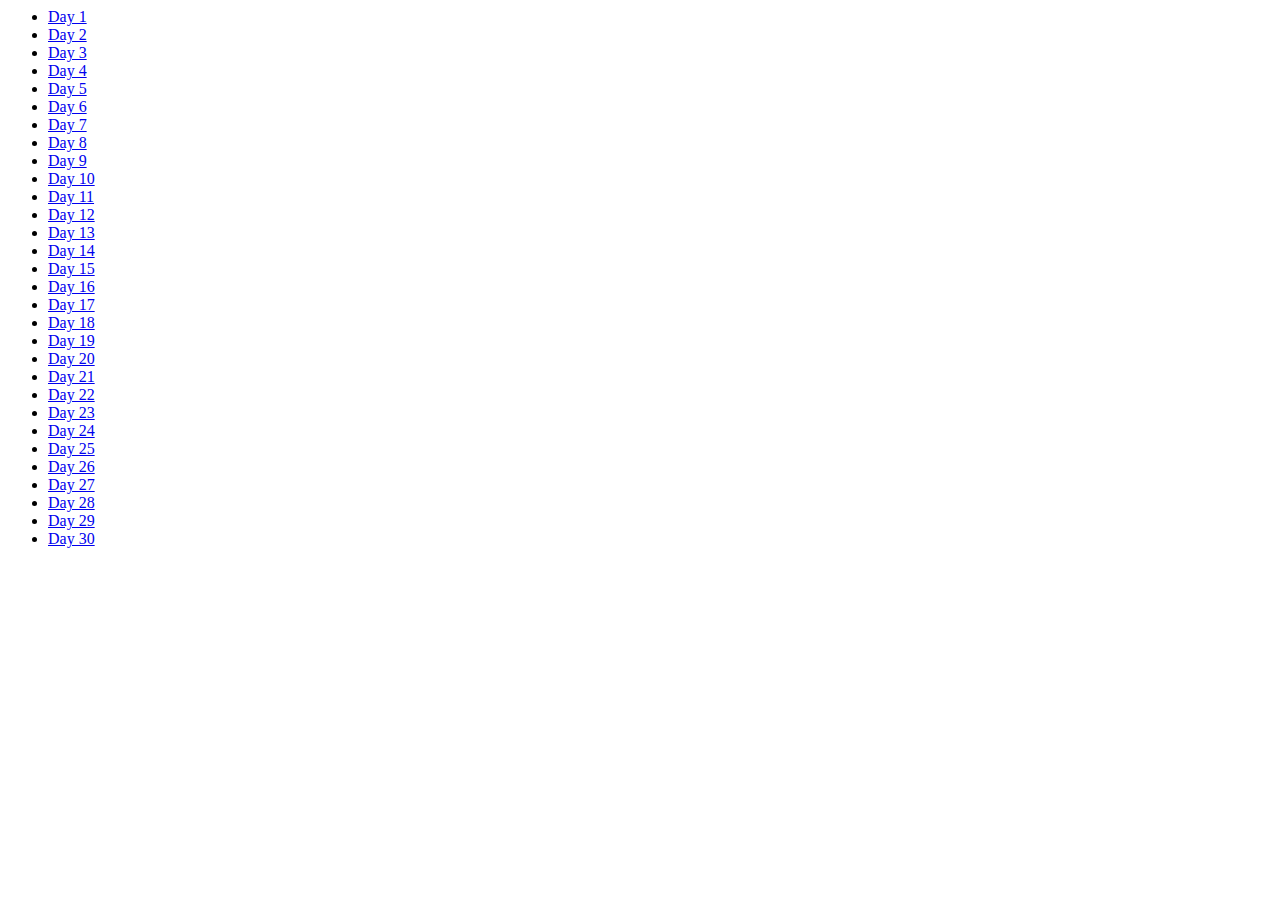
<file: index.html>
<html>  
    <head>
        <title>Index</title>
    </head>
    <body>
        <ul>
            <li><a href="Day 1/index.html">Day 1</a></li>
            <li><a href="Day 2/index.html">Day 2</a></li>
            <li><a href="Day 3/index.html">Day 3</a></li>
            <li><a href="Day 4/index.html">Day 4</a></li>
            <li><a href="Day 5/index.html">Day 5</a></li>
            <li><a href="Day 6/index.html">Day 6</a></li>
            <li><a href="Day 7/index.html">Day 7</a></li>
            <li><a href="Day 8/index.html">Day 8</a></li>
            <li><a href="Day 9/index.html">Day 9</a></li>
            <li><a href="Day 10/index.html">Day 10</a></li>
            <li><a href="Day 11/index.html">Day 11</a></li>
            <li><a href="Day 12/index.html">Day 12</a></li>
            <li><a href="Day 13/index.html">Day 13</a></li>
            <li><a href="Day 14/index.html">Day 14</a></li>
            <li><a href="Day 15/index.html">Day 15</a></li>
            <li><a href="Day 16/index.html">Day 16</a></li>
            <li><a href="Day 17/index.html">Day 17</a></li>
            <li><a href="Day 18/index.html">Day 18</a></li>
            <li><a href="Day 19/index.html">Day 19</a></li>
            <li><a href="Day 20/index.html">Day 20</a></li>
            <li><a href="Day 21/index.html">Day 21</a></li>
            <li><a href="Day 22/index.html">Day 22</a></li>
            <li><a href="Day 23/index.html">Day 23</a></li>
            <li><a href="Day 24/index.html">Day 24</a></li>
            <li><a href="Day 25/index.html">Day 25</a></li>
            <li><a href="Day 26/index.html">Day 26</a></li>
            <li><a href="Day 27/index.html">Day 27</a></li>
            <li><a href="Day 28/index.html">Day 28</a></li>
            <li><a href="Day 29/index.html">Day 29</a></li>
            <li><a href="Day 30/index.html">Day 30</a></li>
        </ul>
    </body>
</html>
</file>
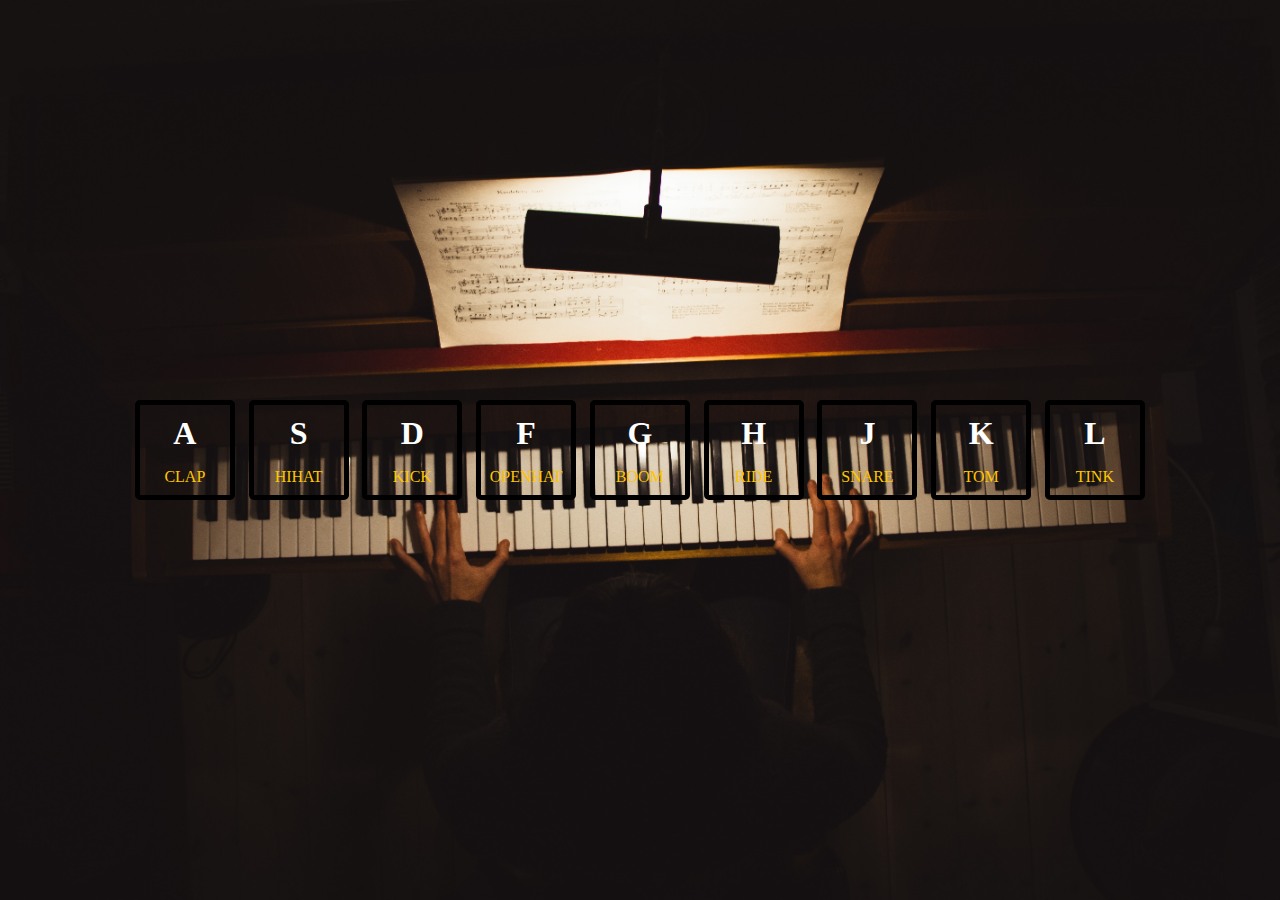
<file: Day 1/index.html>
<html>
    <head>
        <title>Day 1</title>
        <link rel="stylesheet" href="index.css">
    </head>
    <body>
        <div id="keys">
            <div data-key = "65" class="key">
                <h1>A</h1>
                <p>CLAP</p>
                <audio src="sounds/clap.wav"></audio>
            </div>
            <div data-key = "83" class="key">
                <h1>S</h1>
                <p>HIHAT</p>
                <audio src="sounds/hihat.wav"></audio>
            </div>
            <div data-key = "68" class="key">
                <h1>D</h1>
                <p>KICK</p>
                <audio src="sounds/kick.wav"></audio>
            </div>
            <div data-key = "70" class="key">
                <h1>F</h1>
                <p>OPENHAT</p>
                <audio src="sounds/openhat.wav"></audio>
            </div>
            <div data-key = "71" class="key">
                <h1>G</h1>
                <p>BOOM</p>
                <audio src="sounds/boom.wav"></audio>
            </div>
            <div data-key = "72" class="key">
                <h1>H</h1>
                <p>RIDE</p>
                <audio src="sounds/ride.wav"></audio>
            </div>
            <div data-key = "74" class="key">
                <h1>J</h1>
                <p>SNARE</p>
                <audio src="sounds/snare.wav"></audio>
            </div>
            <div data-key = "75" class="key">
                <h1>K</h1>
                <p>TOM</p>
                <audio src="sounds/tom.wav"></audio>
            </div>
            <div data-key = "76" class="key">
                <h1>L</h1>
                <p>TINK</p>
                <audio src="sounds/tink.wav"></audio>
            </div>
        </div>
        <script src="index.js"></script>
    </body>
</html>
</file>
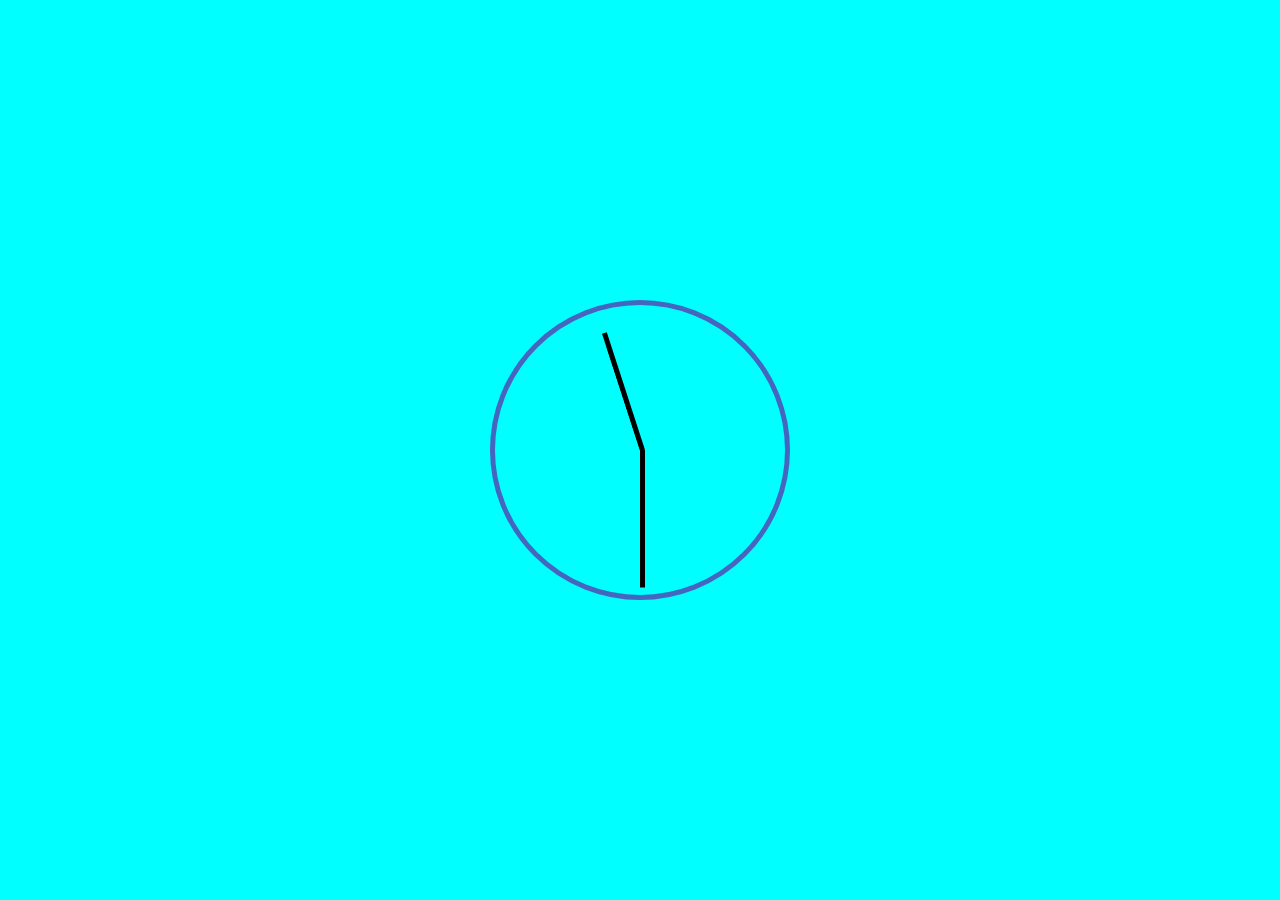
<file: Day 2/index.html>
<html>
    <head>
        <title>Day 2</title>
        <link rel="stylesheet" href="index.css">
    </head>
    <body>
        <div id="clock">
            <div class="wrapper"><div id="hour-hand"></div></div>
            <div class="wrapper"><div id="minute-hand"></div></div>
            <div class="wrapper"><div id="second-hand"></div></div>
        </div>
        <script src="index.js"></script>
    </body>
</html>
</file>
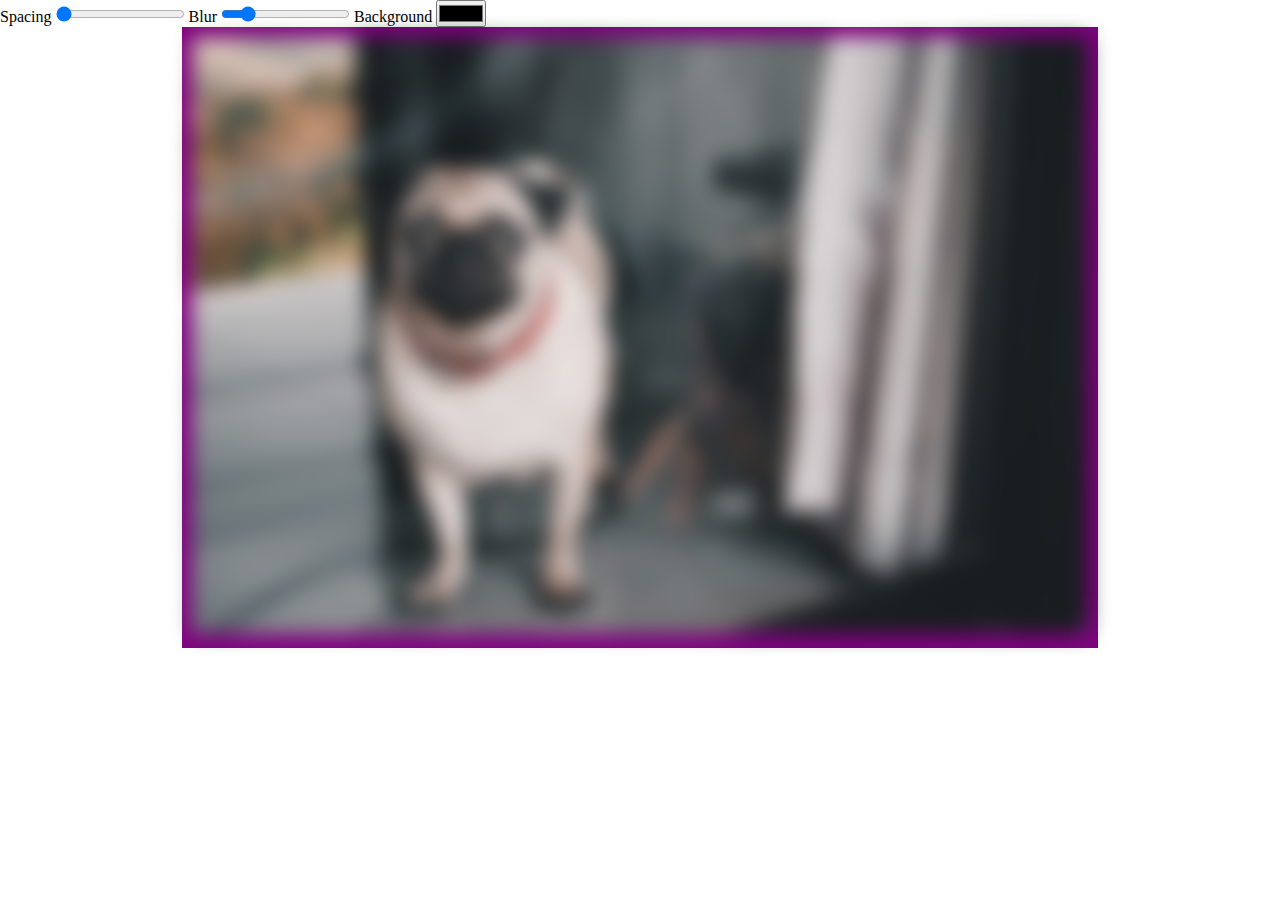
<file: Day 3/index.html>
<!DOCTYPE html>
<html lang="en">
<head>
    <meta charset="UTF-8">
    <meta name="viewport" content="width=device-width, initial-scale=1.0">
    <meta http-equiv="X-UA-Compatible" content="ie=edge">
    <title>Day 3</title>
    <link rel="stylesheet" href="index.css">
</head>
<body>
    <label for="spacing">Spacing</label>
    <input type="range" min="10" max="200" value="10" id="spacing">
    <label for="blur">Blur</label>
    <input type="range" min="0" max="60" value="10" id="blur">
    <label for="color">Background</label>
    <input type="color" name="backg" id="color">
    <div>
            <img src="dog.jpg" alt="Dog">
    </div>
    <script src="index.js"></script>
</body>
</html>
</file>
<file: Day 1/index.css>
html { 
    background: url(background.jpg) no-repeat center center fixed; 
    -webkit-background-size: cover;
    -moz-background-size: cover;
    -o-background-size: cover;
    background-size: cover;
}
body{
    margin: 0;
}
#container{
    height: 100%;
    display: flex;
    align-items: center;
}
#keys{
    display: flex;
    height: 100%;
    position: relative;
    width: 80%;
    margin: auto;
    align-items: center;
}
#keys div{
    height: 100px;
    width: 100px;
    display: inline-block;
    color: white;
    border: 5px solid black;
    box-sizing: border-box;
    margin: 0 auto;
    text-align: center;
    transition: all 250;
    border-radius: 5px;
}
#keys div h1{
    margin: 10px;
}
#keys div p{
    color: rgb(255, 198, 0);
}
#keys div.playing{
    transform: scale(1.1);
    box-shadow: 0 0 1rem #ffc600;
}
audio{
    display: none;
}
</file>
<file: Day 2/index.css>
body{
    display: flex;
    align-items: center;
    margin: 0;
    background-color: aqua;
}
#clock{
    height: 300px;
    width: 300px;
    border-radius: 50%;
    border: 5px solid #71009699;
    margin: auto;
    position: relative;
    display: flex;
    justify-content: center;
    box-sizing: border-box;
}
#clock div{
    transform-origin: bottom;
    position: absolute;
    background: black;
}
#hour-hand{
    height: 95%;
    width: 5px;
}
#minute-hand{
    height: 85%;
    width: 5px;
}
.wrapper{
    display: flex;
    align-items: flex-end;
    height: 50%;
}
#second-hand{
    width: 4px;
    height: 75%;
}
</file>
<file: Day 3/index.css>
*{
    margin: 0;
    padding: 0;
}
:root{
    --background : purple;
    --padding : 10px;
    --blur : 10px;
}
img{
    width: 100%;
    filter: blur(var(--blur));
}
div{
    padding: var(--padding);
    background: var(--background);
    position: relative;
    width: 70%;
    margin: auto;
}
</file>
